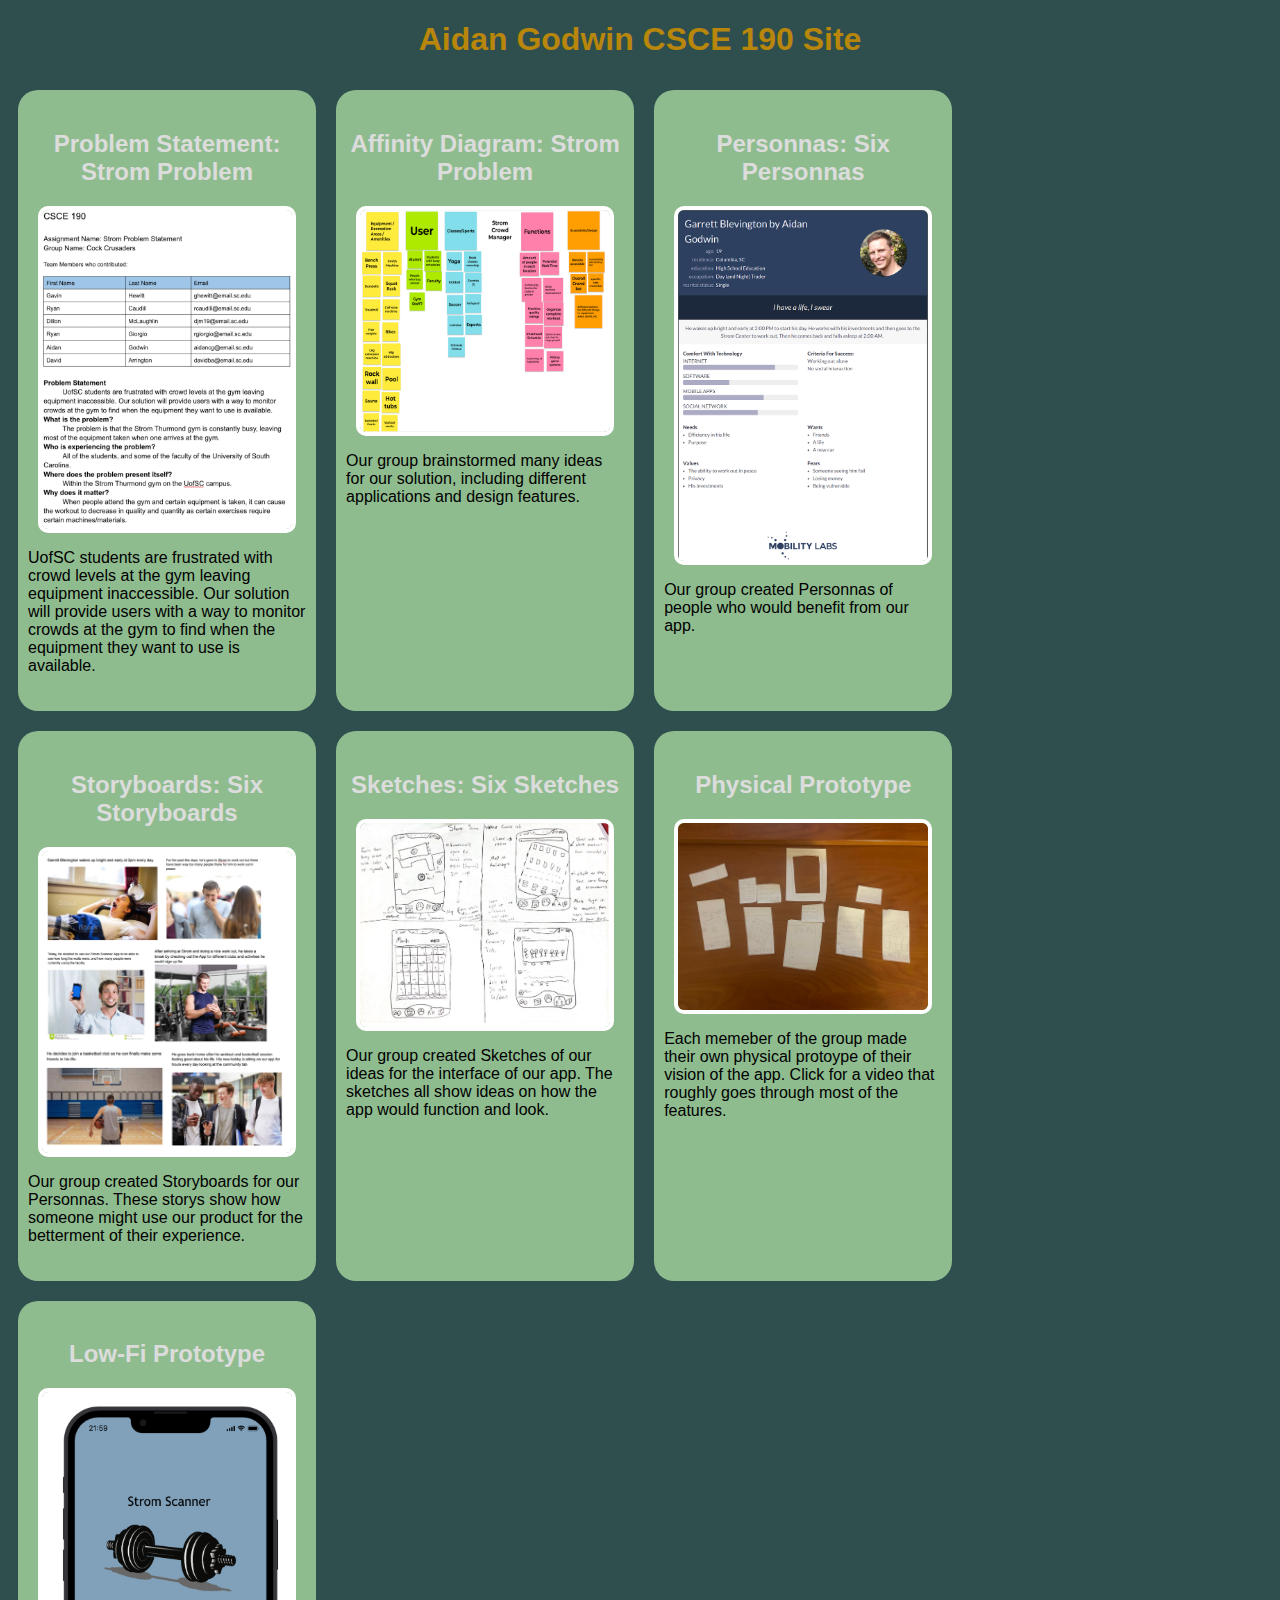
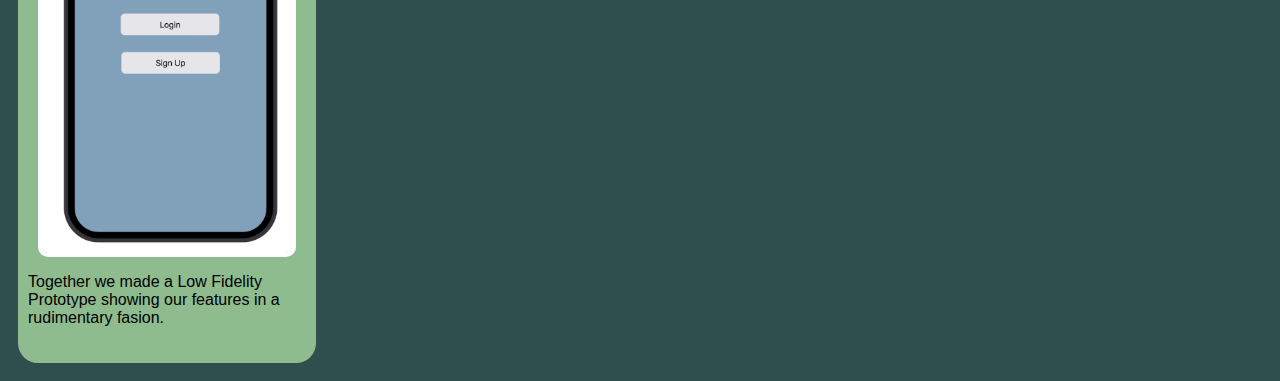
<file: index.html>
<!DOCTYPE html>
<html>
    <head>
        <title>CSCE 190: Aidan Godwin</title>
        <link rel="stylesheet" href="styles.css">
    </head>
    <body>
        <h1>Aidan Godwin CSCE 190 Site</h1>
        
        <div class="assignments">
            <!-- Problem Statement Assignment-->
            <section class="assignment">
                <a href="files/Strom Problem Statement.pdf"><h2>Problem Statement: Strom Problem</h2></a>
                <a href="files/Strom Problem Statement.pdf"><image src="Images/ProblemStatement.png"></a>
                <p>
                    UofSC students are frustrated with crowd levels at the gym leaving equipment inaccessible. Our solution will provide users with a way to monitor crowds at the gym to find when the equipment they want to use is available.
                </p>
            </section>

            <!-- Affinity Diagram Assignment-->
            <section class="assignment">
                <a href="files/affinity-diagram.pdf"><h2>Affinity Diagram: Strom Problem</h2></a>
                <a href="files/affinity-diagram.pdf"><img src="Images/jamboard.png"></a>
                <p>
                    Our group brainstormed many ideas for our solution, including different applications and design features.
                </p>
            </section>

            <!-- Personna Assignment-->
            <section class="assignment">
                <a href="files/Personnas.pdf"><h2>Personnas: Six Personnas </h2></a>
                <a href="files/Personnas.pdf"><img src="Images/personna.png"></a>
                <p>
                    Our group created Personnas of people who would benefit from our app. 
                </p>
            </section>

            <!-- Storyboard Assignment-->
            <section class="assignment">
                <a href="files/Storyboards.pdf"><h2>Storyboards: Six Storyboards </h2></a>
                <a href="files/Storyboards.pdf"><img src="Images/Storyboard.png"></a>
                <p>
                    Our group created Storyboards for our Personnas. These storys show how someone might use our product for the betterment of their experience. 
                </p>
            </section>

            <!-- Sketches Assignment-->
            <section class="assignment">
                <a href="files/Sketches.pdf"><h2>Sketches: Six Sketches </h2></a>
                <a href="files/Sketches.pdf"><img src="Images/sketch.png"></a>
                <p>
                    Our group created Sketches of our ideas for the interface of our app. The sketches all show ideas on how the app would function and look. 
                </p>
            </section>

            <!-- Physical Prototype Assignment-->
            <section class="assignment">
                <a href="https://www.youtube.com/watch?v=lg7udE2FGtI"><h2>Physical Prototype </h2></a>
                <a href="https://www.youtube.com/watch?v=lg7udE2FGtI"><img src="Images/Proto.jpg"></a>
                <p>
                    Each memeber of the group made their own physical protoype of their vision of the app. Click for a video that roughly goes through most of the features. 
                </p>
            </section>

            <!-- Low-Fi Prototype Assignment-->
            <section class="assignment">
                <a href="files/prototype/fullscreen.html"><h2>Low-Fi Prototype </h2></a>
                <a href="files/prototype/fullscreen.html"><img src="Images/lowfi.png"></a>
                <p>
                    Together we made a Low Fidelity Prototype showing our features in a rudimentary fasion.
                </p>
            </section>
        </div>
    </body>
</html>
</file>
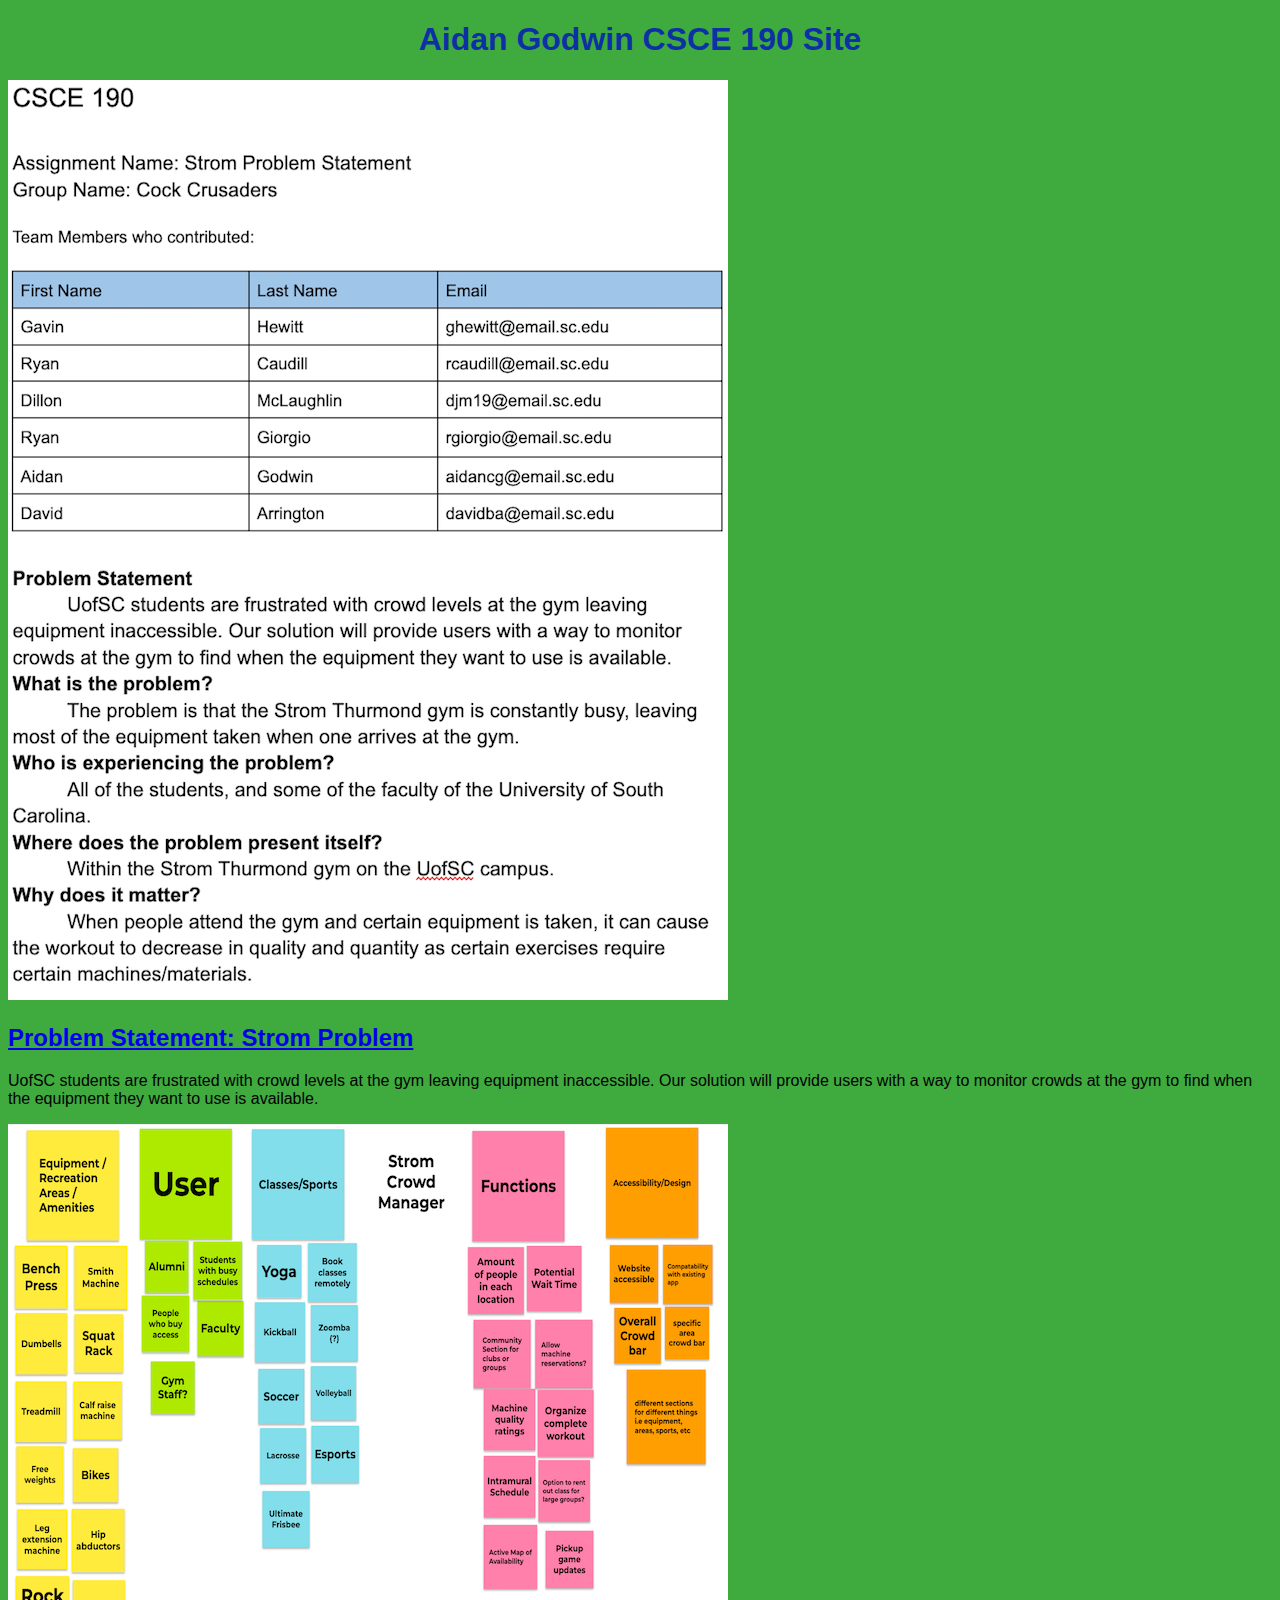
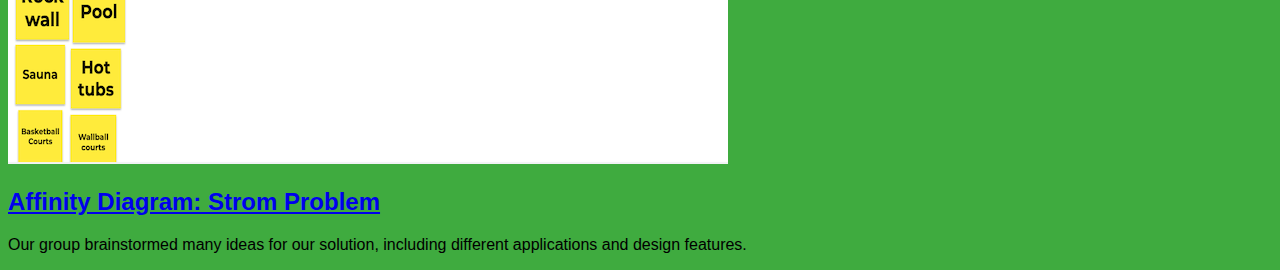
<file: CSCE190/index.html>
<!DOCTYPE html>
<html>
    <head>
        <title>CSCE 190: Aidan Godwin</title>
        <link rel="stylesheet" href="styles.css">
    </head>
    <body>
        <h1>Aidan Godwin CSCE 190 Site</h1>

        <!-- Problem Statement Assignment-->
        <section class="assignment">
            <a href="files/Strom Problem Statement.pdf"><image src="Images/ProblemStatement.png"></a>
            <section class = "ass-details">
                <a href="files/Strom Problem Statement.pdf"><h2>Problem Statement: Strom Problem</h2></a>
                <p>
                    UofSC students are frustrated with crowd levels at the gym leaving equipment inaccessible. Our solution will provide users with a way to monitor crowds at the gym to find when the equipment they want to use is available.
                </p>
            </section>
        </section>

        <!-- Affinity Diagram Assignment-->
        <section class="assignment">
            <a href="files/affinity-diagram.pdf"><img src="Images/jamboard.png"></a>
            <section class="ass-details">
                <a href="files/affinity-diagram.pdf"><h2>Affinity Diagram: Strom Problem</h2></a>
                <p>
                    Our group brainstormed many ideas for our solution, including different applications and design features.
                </p>
            </section>
        </section>
    </body>
</html>
</file>
<file: styles.css>
body{
    background:darkslategrey;
    font-family:Arial, Helvetica, sans-serif;
}

.assignments{
    display:flex;
    flex-wrap:wrap;
}

.assignment{
    width:22%;
    padding:10px;
    margin:10px;
    padding:20px 10px;
    background:darkseagreen;
    border-radius:20px;
}

.assignment img{
    width:250px;
    border:4px solid #fff;
    margin:10px;
    border-radius:10px;
    display:block;
    margin:auto;
}

.assignment img:hover {
    border: 4px solid darkslategrey;
}

h1{
    color: darkgoldenrod;
    text-align:center;
}

h2{
    text-align:center;
}

a {
    text-decoration:none;
    color:gainsboro;
}

a:hover {
    color:darkcyan;
}
</file>
<file: CSCE190/styles.css>
body{
    background:rgb(63, 171, 63);
    font-family:Arial, Helvetica, sans-serif;
}
h1{
    color: rgb(13, 48, 164);
    text-align:center;
}
</file>
